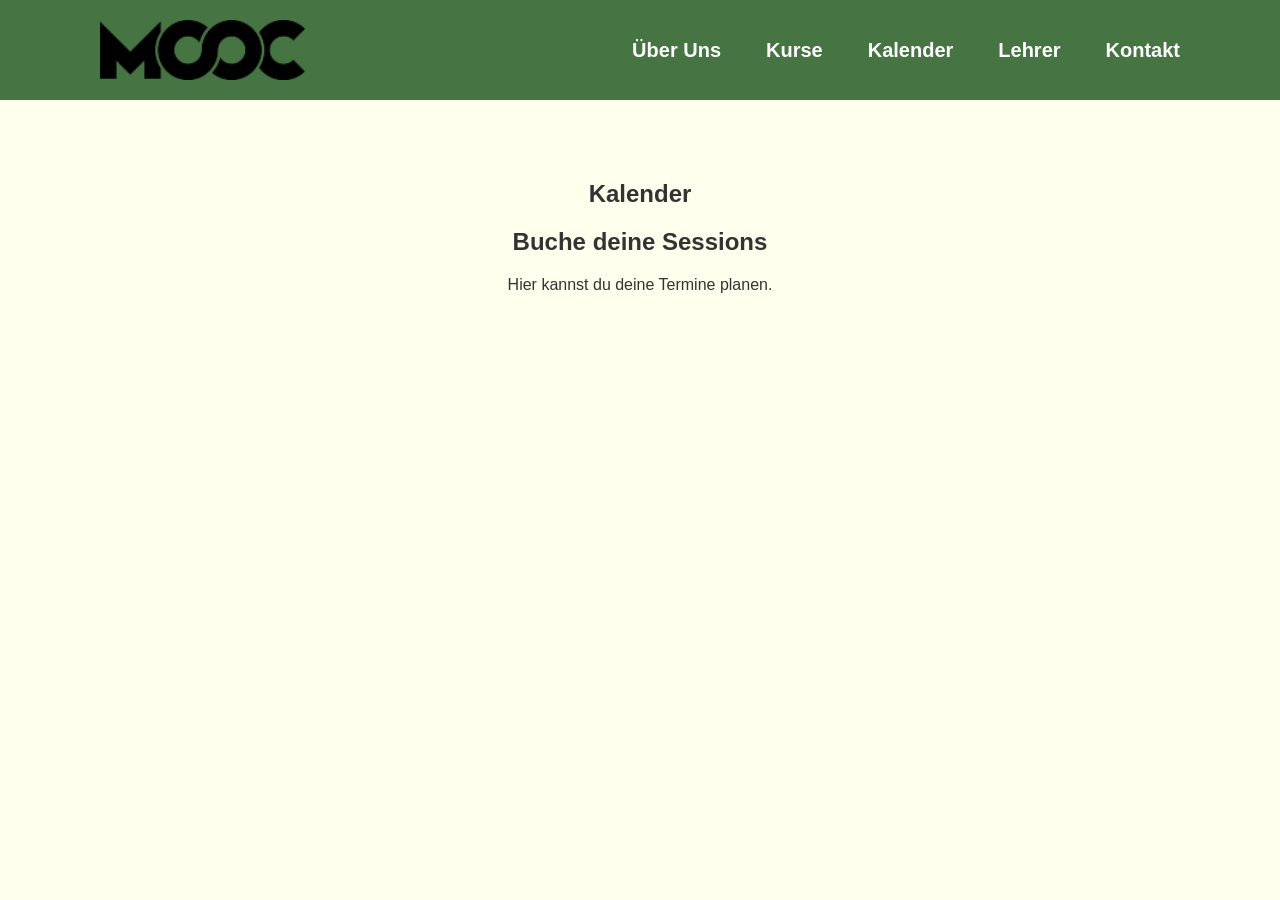
<file: calendar.html>
<!doctype html>
<html lang="en">
  <head>
    <meta charset="UTF-8" />
    <meta name="viewport" content="width=device-width, initial-scale=1.0" />
    <title>Document</title>
    <link rel="stylesheet" href="index.css" />
  </head>
  <body>
    <header>
      <img src="logo.png" alt="MOOC Logo" />

      <nav>
        <a href="./about.html">Über Uns</a>
        <a href="./courses.html">Kurse</a>
        <a href="./calendar.html">Kalender</a>
        <a href="./teachers.html">Lehrer</a>
        <a href="./contact.html">Kontakt</a>
      </nav>
    </header>

    <main>
      <section class="hero">
        <h1>Kalender</h1>
        <h2>Buche deine Sessions</h2>
        <p>Hier kannst du deine Termine planen.</p>
      </section>
    </main>
  </body>
</html>
</file>
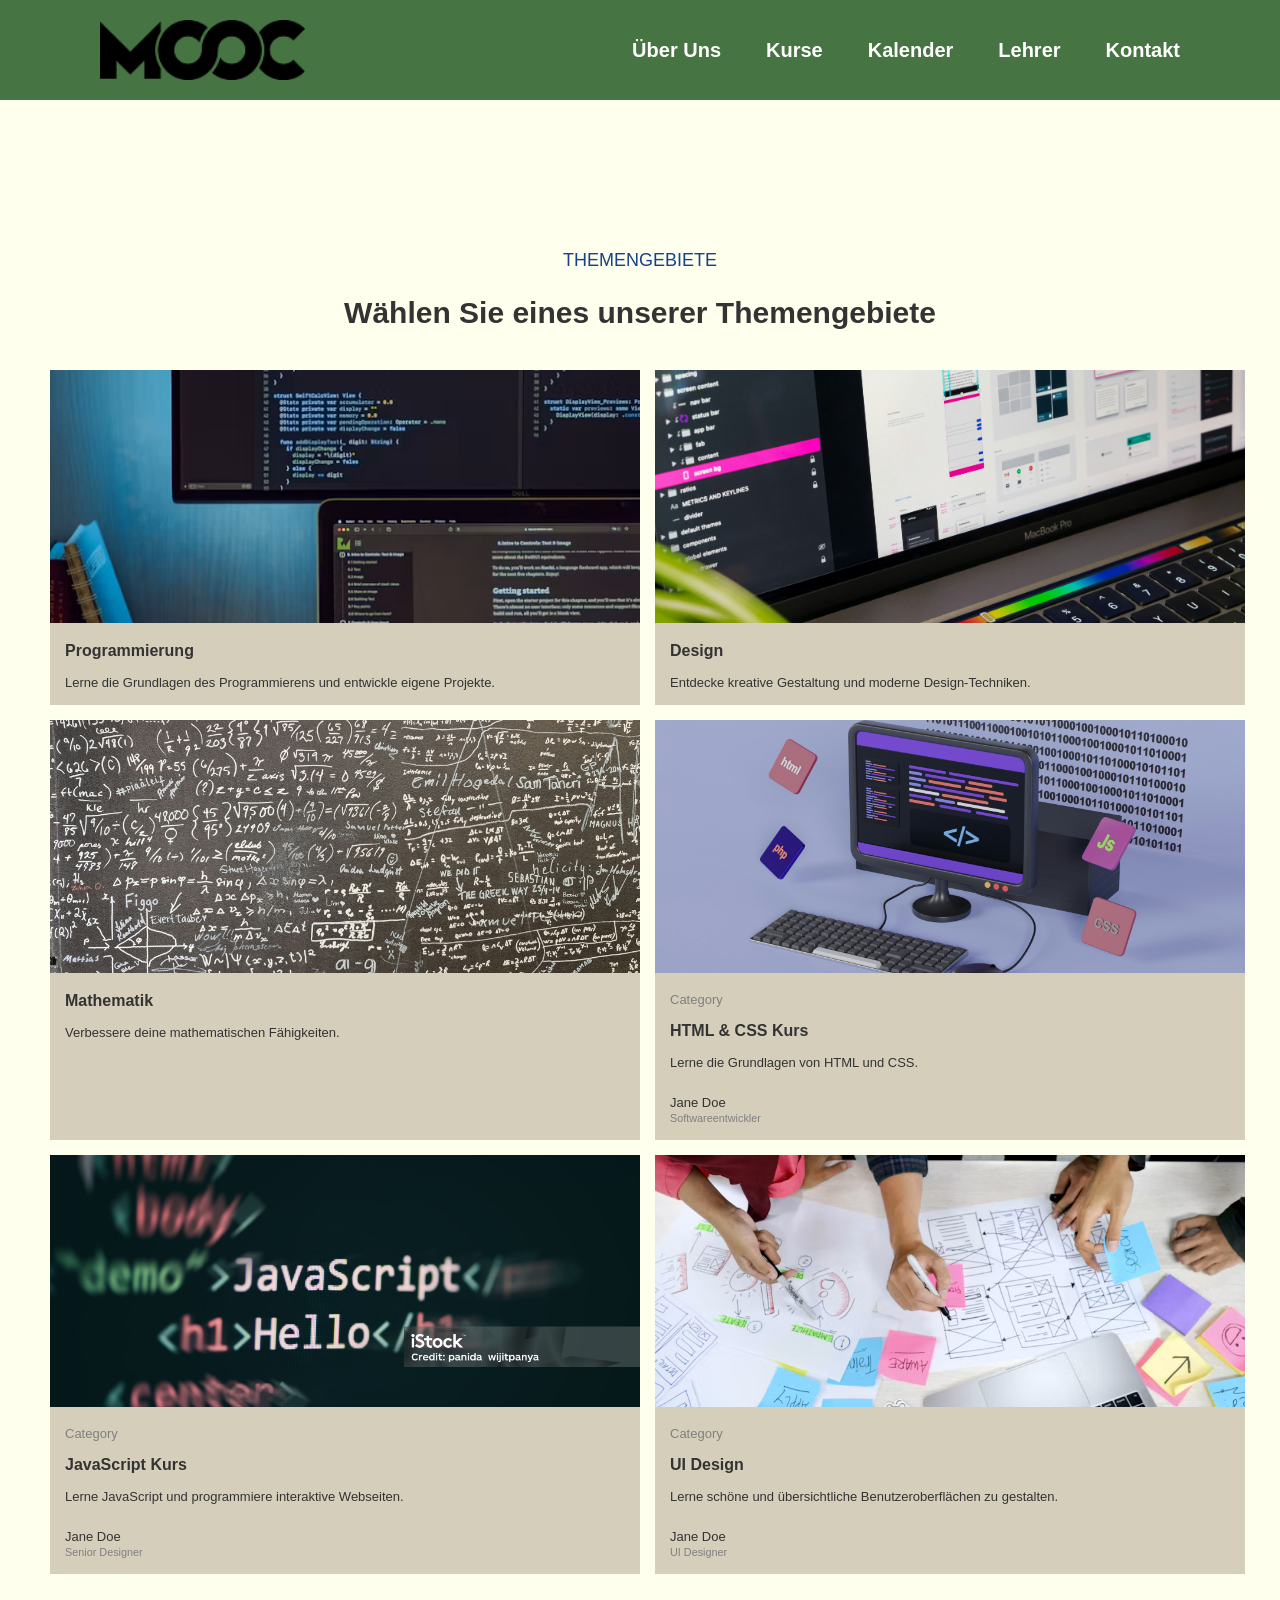
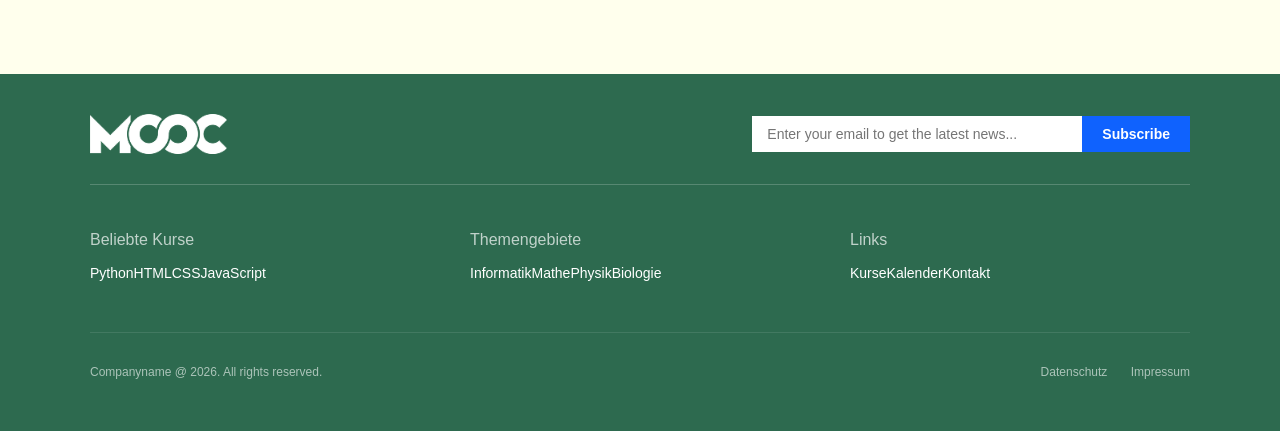
<file: courses.html>
<!doctype html>
<html lang="de">
  <head>
    <meta charset="UTF-8" />
    <meta name="viewport" content="width=device-width, initial-scale=1.0" />
    <link rel="stylesheet" href="index.css" />
    <link rel="stylesheet" href="footer.css" />
    <link href="courses.css" rel="stylesheet" />
  </head>
  <body>
    <header>
      <img src="logo.png" alt="MOOC Logo" />

      <nav>
        <a href="./about.html">Über Uns</a>
        <a href="./courses.html">Kurse</a>
        <a href="./calendar.html">Kalender</a>
        <a href="./teachers.html">Lehrer</a>
        <a href="./contact.html">Kontakt</a>
      </nav>
    </header>
    <main>
      <section class="themen">
        <p class="subtitle">THEMENGEBIETE</p>

        <h2>Wählen Sie eines unserer Themengebiete</h2>

        <div class="cards">
          <div class="card">
            <img src="./images/courses/programmin1.avif" alt="Programmierung" />

            <h3>Programmierung</h3>

            <p>
              Lerne die Grundlagen des Programmierens und entwickle eigene
              Projekte.
            </p>
          </div>

          <div class="card">
            <img
              src="./images/courses/tirza-van-dijk-o1SKqmgSDbg-unsplash.jpg"
              alt="Design"
            />

            <h3>Design</h3>

            <p>Entdecke kreative Gestaltung und moderne Design-Techniken.</p>
          </div>

          <div class="card">
            <img
              src="./images/courses/thomas-t-OPpCbAAKWv8-unsplash.jpg"
              alt="Mathematik"
            />

            <h3>Mathematik</h3>

            <p>Verbessere deine mathematischen Fähigkeiten.</p>
          </div>
          <div class="card">
            <img
              src="./images/courses/growtika-yGQmjh2uOTg-unsplash.jpg"
              alt="HTML und CSS"
            />

            <p class="category">Category</p>

            <h3>HTML & CSS Kurs</h3>

            <p>Lerne die Grundlagen von HTML und CSS.</p>

            <p class="teacher">
              Jane Doe<br />
              <small>Softwareentwickler</small>
            </p>
          </div>

          <div class="card">
            <img src="./images/courses/javascript.jpg" alt="JavaScript" />

            <p class="category">Category</p>

            <h3>JavaScript Kurs</h3>

            <p>Lerne JavaScript und programmiere interaktive Webseiten.</p>

            <p class="teacher">
              Jane Doe<br />
              <small>Senior Designer</small>
            </p>
          </div>

          <div class="card">
            <img src="./images/courses/ui.png" alt="UI Design" />

            <p class="category">Category</p>

            <h3>UI Design</h3>

            <p>
              Lerne schöne und übersichtliche Benutzeroberflächen zu gestalten.
            </p>

            <p class="teacher">
              Jane Doe<br />
              <small>UI Designer</small>
            </p>
          </div>
        </div>
      </section>
    </main>

    <footer class="site-footer">
      <div class="footer-container">
        <div class="footer-top">
          <div class="footer-logo">
            <img src="images/logo.png" alt="MOOC Logo" />
          </div>
          <div class="footer-newsletter">
            <form
              action="#"
              method="POST"
              class="newsletter-form"
              id="newsletterForm"
            >
              <input
                type="email"
                placeholder="Enter your email to get the latest news..."
                required
                class="newsletter-input"
              />
              <button type="submit" class="newsletter-btn">Subscribe</button>
            </form>
            <div id="successMessage" class="newsletter-success">
              Abonnieren war erfolgreich! Gut gemacht! 🎉
            </div>
          </div>
        </div>

        <div class="footer-content">
          <div class="footer-column">
            <h3>Beliebte Kurse</h3>
            <ul>
              <li><a href="#">Python</a></li>
              <li><a href="#">HTML</a></li>
              <li><a href="#">CSS</a></li>
              <li><a href="#">JavaScript</a></li>
            </ul>
          </div>

          <div class="footer-column">
            <h3>Themengebiete</h3>
            <ul>
              <li><a href="#">Informatik</a></li>
              <li><a href="#">Mathe</a></li>
              <li><a href="#">Physik</a></li>
              <li><a href="#">Biologie</a></li>
            </ul>
          </div>

          <div class="footer-column">
            <h3>Links</h3>
            <ul>
              <li><a href="index.html">Kurse</a></li>
              <li><a href="calendar.html">Kalender</a></li>
              <li><a href="#">Kontakt</a></li>
            </ul>
          </div>
        </div>

        <div class="footer-bottom">
          <div class="copyright">
            <p>Companyname @ 2026. All rights reserved.</p>
          </div>
          <div class="footer-legal">
            <a href="#">Datenschutz</a>
            <a href="#">Impressum</a>
          </div>
        </div>
      </div>
    </footer>

    <script>
      document
        .getElementById("newsletterForm")
        .addEventListener("submit", function (event) {
          event.preventDefault();

          var msg = document.getElementById("successMessage");

          msg.style.display = "block";
          msg.style.opacity = "1";

          this.reset();

          setTimeout(function () {
            msg.style.transition = "opacity 0.5s ease";
            msg.style.opacity = "0";

            setTimeout(function () {
              msg.style.display = "none";
            }, 500);
          }, 5000);
        });
    </script>
  </body>
</html>
</file>
<file: index.css>
body {
  display: flex;
  flex-direction: column;
  font-family: Arial, sans-serif;
  background-color: #ffffed;
  color: #333333;
  margin: 0;
  padding: 0;
}

header {
  display: flex;
  align-items: center;
  justify-content: space-between;

  background-color: #477443;
  padding: 20px 100px;
}

header img {
  height: 60px;
}

Ul {
  display: flex;
}

header a {
  color: white;
}

nav {
  display: flex;
  gap: 45px;
}

nav a {
  color: white;
  text-decoration: none;
  font-weight: bold;
  font-size: 20px;
}

.intro {
  display: flex;
  align-items: center;
  justify-content: space-between;

  margin: 50px;
  gap: 40px;
}

.intro-text {
  width: 50%;
}

.intro img {
  width: 45%;
  height: 350px;
  object-fit: cover;
}

.subtitle {
  color: #16428a;
  font-size: 18px;
  margin-bottom: 20px;
}

.intro h1 {
  font-size: 36px;
  margin-bottom: 20px;
}

.buttons {
  display: flex;
  gap: 20px;
  margin-top: 25px;
}

.buttons button {
  width: 200px;
  height: 50px;

  background-color: #1769ff;
  color: white;

  border: none;

  font-size: 15px;
}

.buttons button:nth-child(2) {
  background-color: transparent;
  color: #1769ff;
  border: 2px solid #1769ff;
}

.themen {
  margin: 150px 50px 100px;
  text-align: center;
}

.themen h2 {
  font-size: 30px;
  margin-bottom: 40px;
}

.cards {
  display: flex;
  gap: 15px;
  text-align: left;
}

.card {
  background-color: rgb(212, 206, 186);
  width: 33%;
  min-height: 280px;
}

.card img {
  width: 100%;
  aspect-ratio: 21/9;
  object-fit: cover;
}

.card h3 {
  font-size: 16px;
  margin: 15px;
}

.card p {
  font-size: 13px;
  margin-left: 15px;
  margin-right: 15px;
  margin-bottom: 15px;
}

.kurse {
  margin: 150px 50px;
  text-align: center;
}

.kurse h2 {
  font-size: 30px;
  margin-bottom: 40px;
}

.category {
  color: gray;
  margin-top: 15px;
}

.teacher {
  margin-top: 25px;
}

.teacher small {
  color: gray;
}

.hero {
  text-align: center;
  padding: 60px 20px;
}

.hero-buttons {
  margin-top: 30px;
  display: flex;
  gap: 20px;
  justify-content: center;
}

.btn {
  padding: 12px 24px;
  background: #007bff;
  color: white;
  text-decoration: none;
  border-radius: 8px;
}
</file>
<file: footer.css>
.site-footer {
  background-color: #2d6a4f;
  color: #ffffff;
  padding: 40px 20px;
  font-family: Arial, sans-serif;
}

.footer-container {
  max-width: 1100px;
  margin: 0 auto;
}

.footer-top {
  display: flex;
  justify-content: space-between;
  align-items: center;
  border-bottom: 1px solid rgba(255, 255, 255, 0.2);
  padding-bottom: 30px;
  margin-bottom: 30px;
}

.footer-logo img {
  max-height: 40px;
  display: block;
  filter: brightness(0) invert(1);
}

.newsletter-form {
  display: flex;
  gap: 0;
}

.newsletter-input {
  padding: 10px 15px;
  border: none;
  width: 300px;
  font-size: 14px;
}

.newsletter-btn {
  background-color: #0f62fe;
  color: white;
  border: none;
  padding: 10px 20px;
  cursor: pointer;
  font-weight: bold;
  font-size: 14px;
  transition: background 0.2s;
}

.newsletter-btn:hover {
  background-color: #004085;
}

.footer-content {
  display: flex;
  justify-content: space-between;
  gap: 40px;
  margin-bottom: 40px;
}

.footer-column {
  flex: 1;
}

.footer-column h3 {
  font-size: 16px;
  margin-bottom: 15px;
  color: rgba(255, 255, 255, 0.7);
  font-weight: normal;
}

.footer-column ul {
  list-style: none;
  padding: 0;
  margin: 0;
}

.footer-column ul li {
  margin-bottom: 10px;
}

.footer-column ul li a {
  color: #ffffff;
  text-decoration: none;
  font-size: 14px;
}

.footer-column ul li a:hover {
  text-decoration: underline;
}

.footer-bottom {
  display: flex;
  justify-content: space-between;
  align-items: center;
  font-size: 12px;
  color: rgba(255, 255, 255, 0.6);
  border-top: 1px solid rgba(255, 255, 255, 0.1);
  padding-top: 20px;
}

.footer-legal a {
  color: rgba(255, 255, 255, 0.6);
  text-decoration: none;
  margin-left: 20px;
}

.footer-legal a:hover {
  color: #ffffff;
  text-decoration: underline;
}

@media (max-width: 768px) {
  .footer-top,
  .footer-content,
  .footer-bottom {
    flex-direction: column;
    align-items: flex-start;
    gap: 20px;
  }

  .newsletter-form {
    width: 100%;
  }

  .newsletter-input {
    width: 100%;
  }

  .footer-legal {
    margin-top: 10px;
  }

  .footer-legal a {
    margin-left: 0;
    margin-right: 20px;
  }
}
.newsletter-success {
  display: none;
  margin-top: 12px;
  padding: 10px 15px;
  background-color: rgba(255, 255, 255, 0.15);
  color: #ffffff;
  border-left: 4px solid #b7e4c7;
  border-radius: 4px;
  font-size: 14px;
  animation: fadeIn 0.3s ease-in-out;
}

@keyframes fadeIn {
  from {
    opacity: 0;
    transform: translateY(-5px);
  }
  to {
    opacity: 1;
    transform: translateY(0);
  }
}
</file>
<file: courses.css>
.cards {
  display: grid;
  grid-template-columns: 50% 50%; /* Two columns, each 50% */
}

.card {
  width: 100%;
}
</file>
